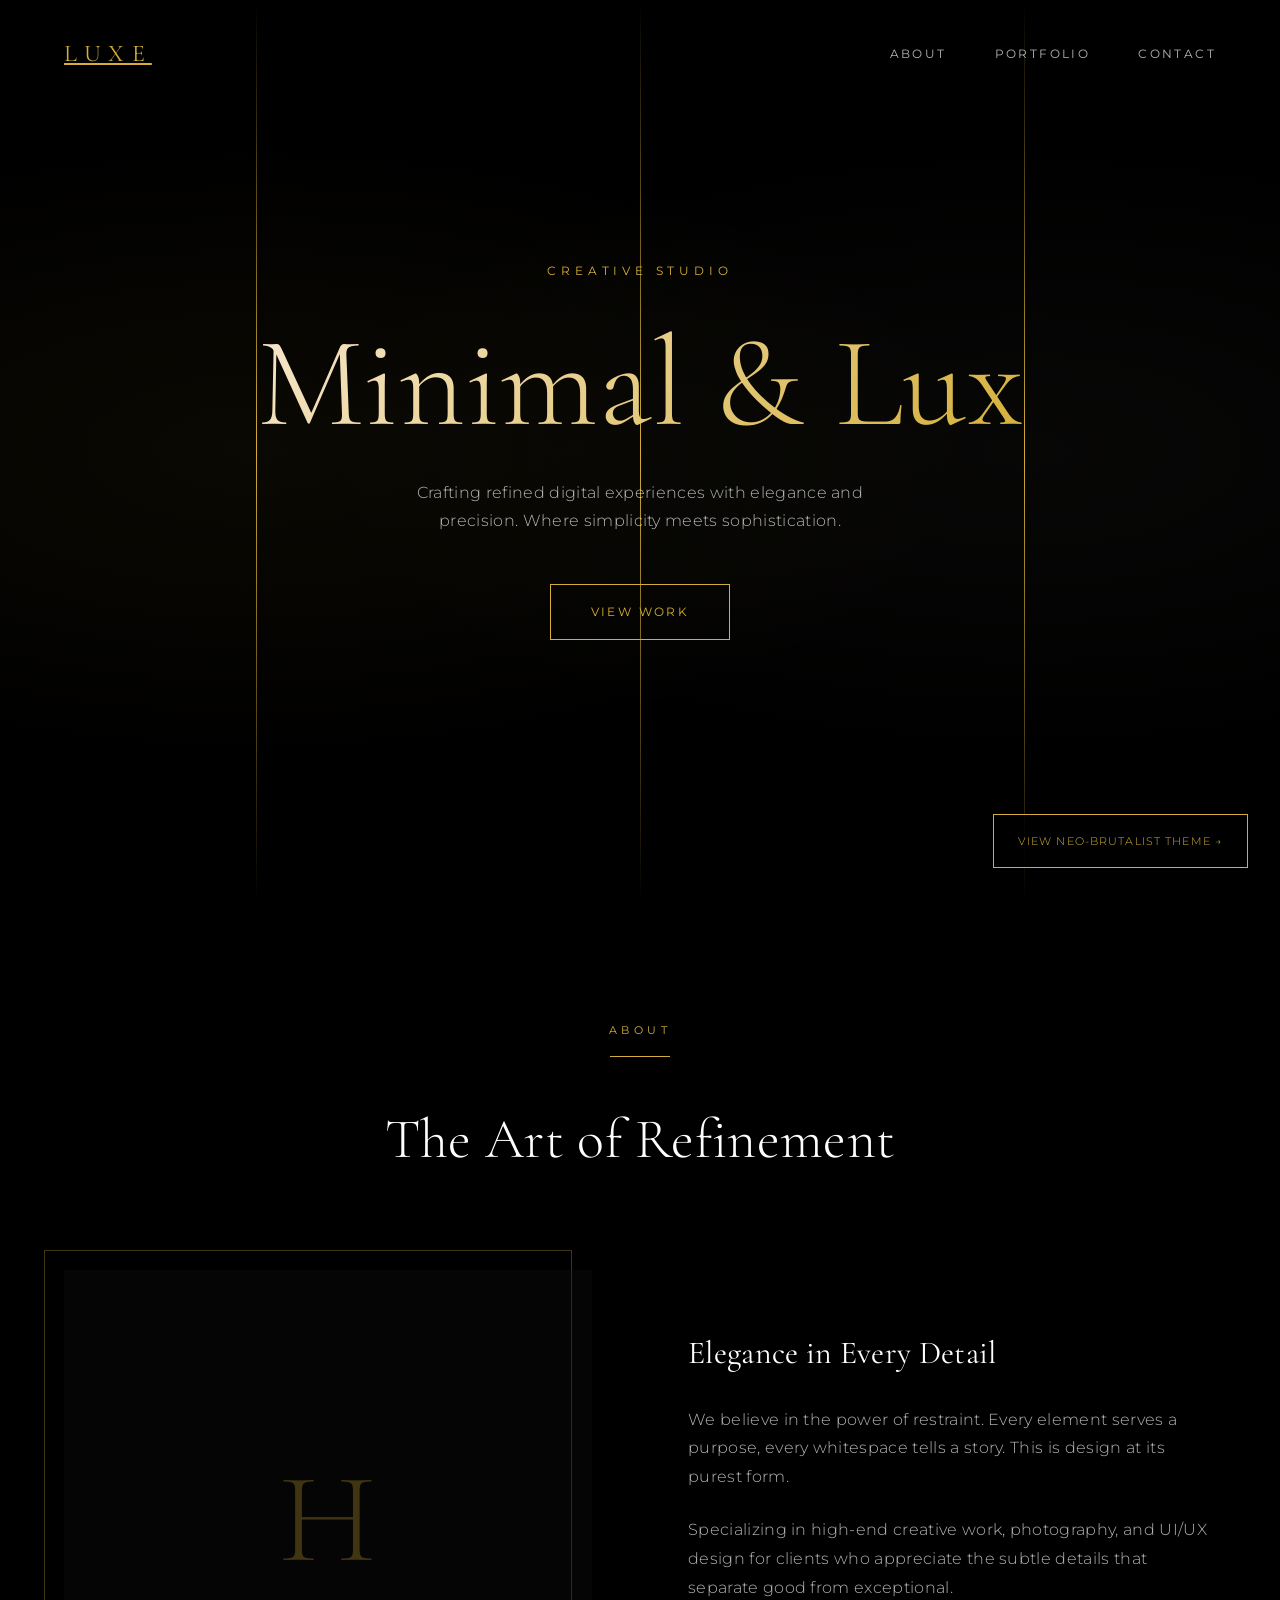
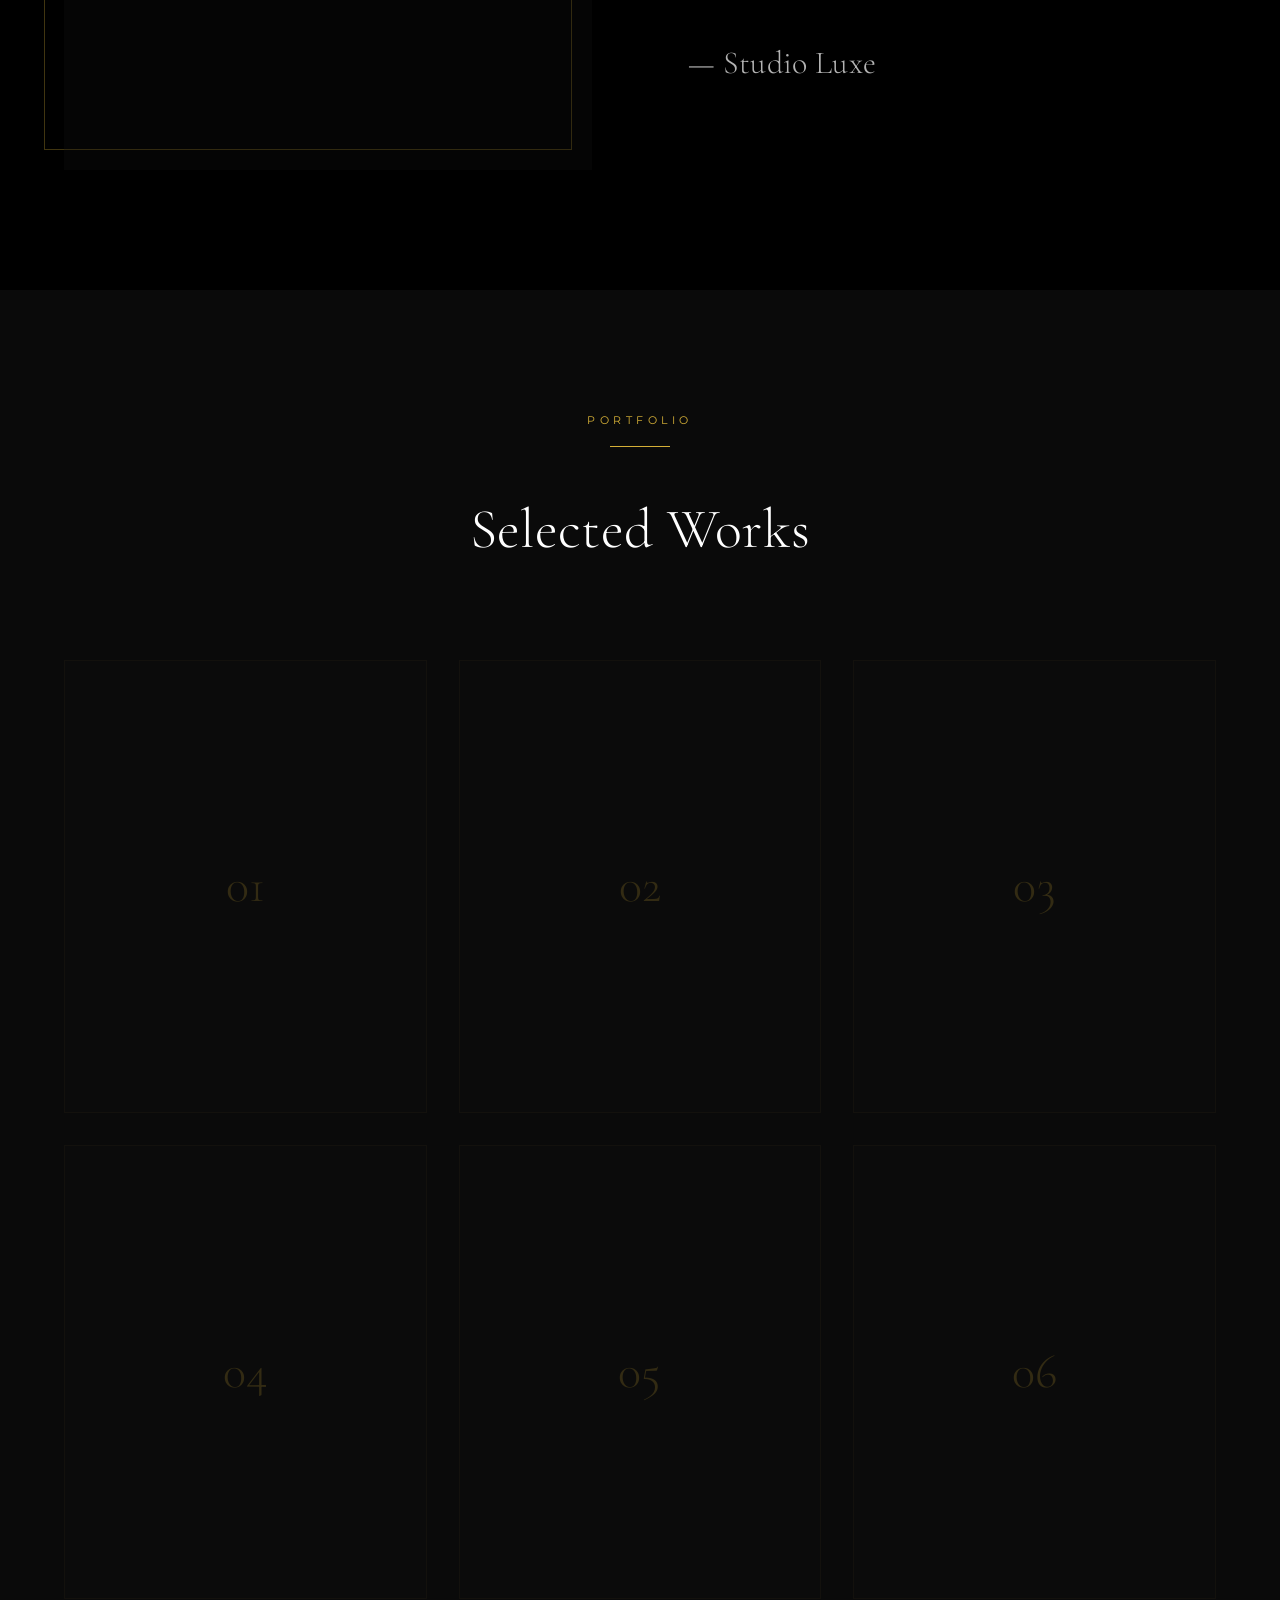
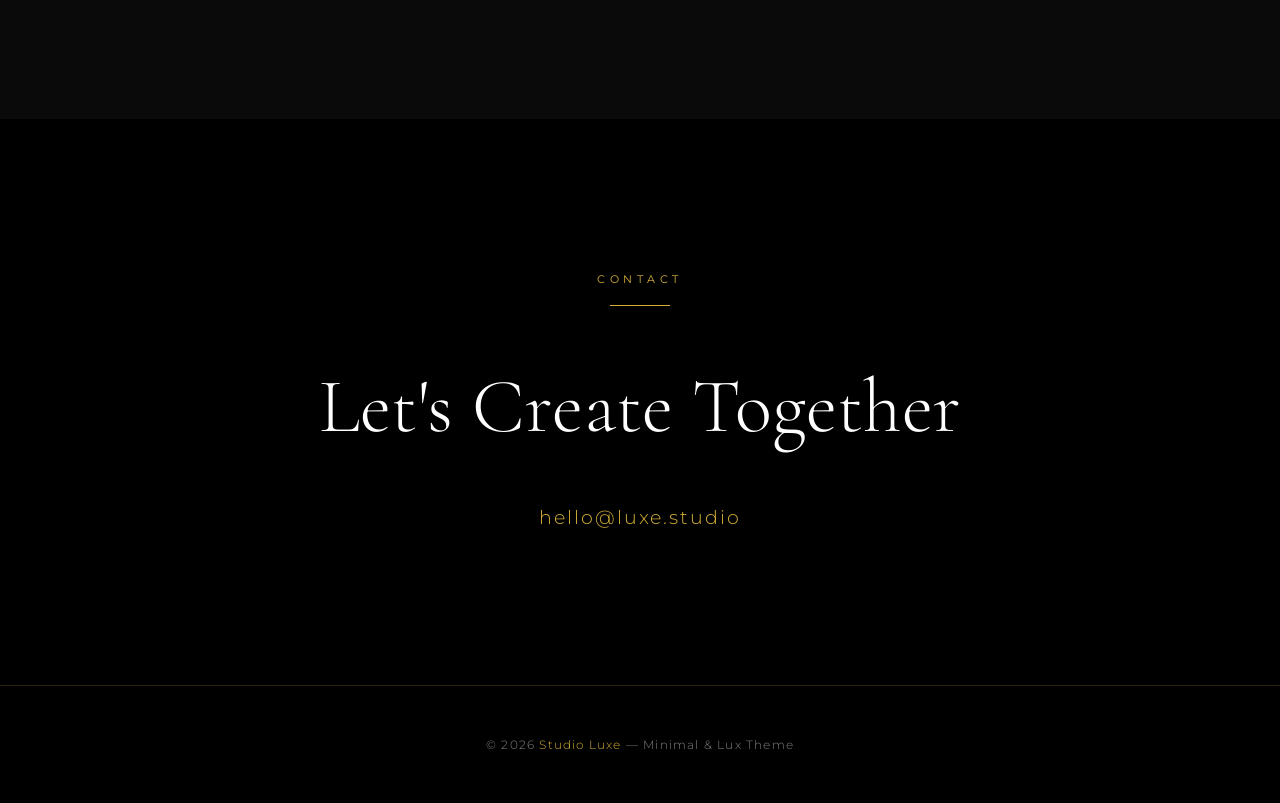
<file: portfolio/theme-minimal-lux.html>
<!DOCTYPE html>
<html lang="en">

<head>
    <meta charset="UTF-8">
    <meta name="viewport" content="width=device-width, initial-scale=1.0">
    <meta name="description" content="Minimal & Lux Theme - Elegant Portfolio Design">
    <title>Minimal & Lux Theme | Portfolio</title>

    <!-- Google Fonts -->
    <link rel="preconnect" href="https://fonts.googleapis.com">
    <link rel="preconnect" href="https://fonts.gstatic.com" crossorigin>
    <link
        href="https://fonts.googleapis.com/css2?family=Cormorant+Garamond:wght@300;400;500;600&family=Montserrat:wght@200;300;400;500&display=swap"
        rel="stylesheet">

    <style>
        /* ============================
           MINIMAL & LUX THEME
           Black, White, Gold/Champagne
           ============================ */
        :root {
            --bg-primary: #000000;
            --bg-secondary: #0a0a0a;
            --bg-tertiary: #111111;
            --accent-gold: #D4AF37;
            --accent-champagne: #F7E7CE;
            --text-primary: #FFFFFF;
            --text-secondary: rgba(255, 255, 255, 0.7);
            --text-muted: rgba(255, 255, 255, 0.5);
            --glass-bg: rgba(0, 0, 0, 0.8);
            --glass-border: rgba(212, 175, 55, 0.2);

            --font-heading: 'Cormorant Garamond', serif;
            --font-body: 'Montserrat', sans-serif;

            --transition-fast: 0.2s ease;
            --transition-normal: 0.4s cubic-bezier(0.4, 0, 0.2, 1);
            --transition-slow: 0.6s ease;
        }

        *,
        *::before,
        *::after {
            margin: 0;
            padding: 0;
            box-sizing: border-box;
        }

        html {
            scroll-behavior: smooth;
        }

        body {
            font-family: var(--font-body);
            background-color: var(--bg-primary);
            color: var(--text-primary);
            line-height: 1.8;
            font-weight: 300;
            letter-spacing: 0.02em;
        }

        ::selection {
            background: var(--accent-gold);
            color: var(--bg-primary);
        }

        /* ============================
           NAVIGATION
           ============================ */
        .navbar {
            position: fixed;
            top: 0;
            left: 0;
            right: 0;
            z-index: 1000;
            padding: 2rem 0;
            transition: all var(--transition-normal);
        }

        .navbar.scrolled {
            background: var(--glass-bg);
            backdrop-filter: blur(20px);
            padding: 1rem 0;
            border-bottom: 1px solid var(--glass-border);
        }

        .nav-container {
            max-width: 1400px;
            margin: 0 auto;
            padding: 0 4rem;
            display: flex;
            align-items: center;
            justify-content: space-between;
        }

        .nav-logo {
            font-family: var(--font-heading);
            font-size: 1.5rem;
            font-weight: 400;
            color: var(--accent-gold);
            letter-spacing: 0.3em;
            text-transform: uppercase;
        }

        .nav-links {
            display: flex;
            gap: 3rem;
            list-style: none;
        }

        .nav-link {
            font-size: 0.75rem;
            font-weight: 400;
            letter-spacing: 0.2em;
            text-transform: uppercase;
            color: var(--text-secondary);
            text-decoration: none;
            position: relative;
            padding: 0.5rem 0;
            transition: color var(--transition-normal);
        }

        .nav-link::after {
            content: '';
            position: absolute;
            bottom: 0;
            left: 0;
            width: 0;
            height: 1px;
            background: var(--accent-gold);
            transition: width var(--transition-normal);
        }

        .nav-link:hover {
            color: var(--text-primary);
        }

        .nav-link:hover::after {
            width: 100%;
        }

        /* ============================
           HERO SECTION
           ============================ */
        .hero {
            min-height: 100vh;
            display: flex;
            align-items: center;
            justify-content: center;
            position: relative;
            overflow: hidden;
        }

        .hero-bg {
            position: absolute;
            top: 0;
            left: 0;
            width: 100%;
            height: 100%;
            background:
                radial-gradient(ellipse at 20% 50%, rgba(212, 175, 55, 0.05) 0%, transparent 50%),
                radial-gradient(ellipse at 80% 50%, rgba(247, 231, 206, 0.03) 0%, transparent 50%);
            z-index: 0;
        }

        .hero-line {
            position: absolute;
            width: 1px;
            height: 0;
            background: linear-gradient(to bottom, transparent, var(--accent-gold), transparent);
            animation: lineGrow 2s ease forwards;
        }

        .hero-line:nth-child(1) {
            left: 20%;
            animation-delay: 0.5s;
        }

        .hero-line:nth-child(2) {
            left: 50%;
            animation-delay: 0.8s;
        }

        .hero-line:nth-child(3) {
            left: 80%;
            animation-delay: 1.1s;
        }

        @keyframes lineGrow {
            to {
                height: 100%;
            }
        }

        .hero-content {
            text-align: center;
            z-index: 1;
            padding: 0 2rem;
        }

        .hero-subtitle {
            font-size: 0.75rem;
            font-weight: 400;
            letter-spacing: 0.4em;
            text-transform: uppercase;
            color: var(--accent-gold);
            margin-bottom: 2rem;
            opacity: 0;
            animation: fadeUp 1s ease forwards 0.5s;
        }

        .hero-title {
            font-family: var(--font-heading);
            font-size: clamp(3rem, 10vw, 8rem);
            font-weight: 300;
            line-height: 1.1;
            margin-bottom: 1.5rem;
            opacity: 0;
            animation: fadeUp 1s ease forwards 0.7s;
        }

        .hero-title span {
            display: inline-block;
            background: linear-gradient(135deg, var(--accent-champagne), var(--accent-gold));
            -webkit-background-clip: text;
            -webkit-text-fill-color: transparent;
            background-clip: text;
        }

        .hero-description {
            font-size: 1rem;
            font-weight: 300;
            color: var(--text-secondary);
            max-width: 500px;
            margin: 0 auto 3rem;
            opacity: 0;
            animation: fadeUp 1s ease forwards 0.9s;
        }

        .hero-cta {
            opacity: 0;
            animation: fadeUp 1s ease forwards 1.1s;
        }

        @keyframes fadeUp {
            from {
                opacity: 0;
                transform: translateY(30px);
            }

            to {
                opacity: 1;
                transform: translateY(0);
            }
        }

        .btn {
            display: inline-flex;
            align-items: center;
            gap: 1rem;
            padding: 1rem 2.5rem;
            font-size: 0.75rem;
            font-weight: 400;
            letter-spacing: 0.2em;
            text-transform: uppercase;
            text-decoration: none;
            transition: all var(--transition-normal);
        }

        .btn-primary {
            background: transparent;
            color: var(--accent-gold);
            border: 1px solid var(--accent-gold);
        }

        .btn-primary:hover {
            background: var(--accent-gold);
            color: var(--bg-primary);
        }

        /* ============================
           ABOUT SECTION
           ============================ */
        .section {
            padding: 120px 0;
        }

        .container {
            max-width: 1400px;
            margin: 0 auto;
            padding: 0 4rem;
        }

        .section-header {
            text-align: center;
            margin-bottom: 5rem;
        }

        .section-label {
            font-size: 0.7rem;
            font-weight: 400;
            letter-spacing: 0.4em;
            text-transform: uppercase;
            color: var(--accent-gold);
            margin-bottom: 1rem;
        }

        .section-title {
            font-family: var(--font-heading);
            font-size: clamp(2rem, 5vw, 3.5rem);
            font-weight: 300;
            color: var(--text-primary);
        }

        .about-grid {
            display: grid;
            grid-template-columns: 1fr 1fr;
            gap: 6rem;
            align-items: center;
        }

        .about-image {
            position: relative;
        }

        .about-image::before {
            content: '';
            position: absolute;
            top: -20px;
            left: -20px;
            right: 20px;
            bottom: 20px;
            border: 1px solid var(--accent-gold);
            opacity: 0.3;
        }

        .about-image img {
            width: 100%;
            height: 500px;
            object-fit: cover;
            filter: grayscale(100%);
            transition: filter var(--transition-slow);
        }

        .about-image:hover img {
            filter: grayscale(0%);
        }

        .about-placeholder {
            width: 100%;
            height: 500px;
            background: var(--bg-tertiary);
            display: flex;
            align-items: center;
            justify-content: center;
            font-family: var(--font-heading);
            font-size: 8rem;
            color: var(--accent-gold);
            opacity: 0.3;
        }

        .about-content h3 {
            font-family: var(--font-heading);
            font-size: 2rem;
            font-weight: 400;
            margin-bottom: 1.5rem;
        }

        .about-content p {
            color: var(--text-secondary);
            margin-bottom: 1.5rem;
            font-weight: 300;
        }

        .about-signature {
            font-family: var(--font-heading);
            font-size: 2rem;
            color: var(--accent-gold);
            margin-top: 2rem;
        }

        /* ============================
           PORTFOLIO SECTION
           ============================ */
        .portfolio-section {
            background: var(--bg-secondary);
        }

        .portfolio-grid {
            display: grid;
            grid-template-columns: repeat(3, 1fr);
            gap: 2rem;
        }

        .portfolio-item {
            position: relative;
            aspect-ratio: 4/5;
            overflow: hidden;
            cursor: pointer;
        }

        .portfolio-item::before {
            content: '';
            position: absolute;
            inset: 0;
            background: linear-gradient(to top, rgba(0, 0, 0, 0.8) 0%, transparent 50%);
            z-index: 1;
            opacity: 0;
            transition: opacity var(--transition-normal);
        }

        .portfolio-item:hover::before {
            opacity: 1;
        }

        .portfolio-placeholder {
            width: 100%;
            height: 100%;
            background: var(--bg-tertiary);
            display: flex;
            align-items: center;
            justify-content: center;
            font-family: var(--font-heading);
            font-size: 3rem;
            color: var(--accent-gold);
            opacity: 0.2;
            border: 1px solid var(--glass-border);
        }

        .portfolio-info {
            position: absolute;
            bottom: 0;
            left: 0;
            right: 0;
            padding: 2rem;
            z-index: 2;
            transform: translateY(20px);
            opacity: 0;
            transition: all var(--transition-normal);
        }

        .portfolio-item:hover .portfolio-info {
            transform: translateY(0);
            opacity: 1;
        }

        .portfolio-category {
            font-size: 0.7rem;
            letter-spacing: 0.2em;
            text-transform: uppercase;
            color: var(--accent-gold);
            margin-bottom: 0.5rem;
        }

        .portfolio-title {
            font-family: var(--font-heading);
            font-size: 1.5rem;
            font-weight: 400;
        }

        /* ============================
           CONTACT SECTION
           ============================ */
        .contact-section {
            text-align: center;
            padding: 150px 0;
        }

        .contact-title {
            font-family: var(--font-heading);
            font-size: clamp(2.5rem, 6vw, 5rem);
            font-weight: 300;
            margin-bottom: 1.5rem;
        }

        .contact-email {
            font-size: 1.2rem;
            color: var(--accent-gold);
            text-decoration: none;
            letter-spacing: 0.1em;
            transition: color var(--transition-normal);
        }

        .contact-email:hover {
            color: var(--accent-champagne);
        }

        /* ============================
           FOOTER
           ============================ */
        .footer {
            padding: 3rem 0;
            border-top: 1px solid var(--glass-border);
            text-align: center;
        }

        .footer p {
            font-size: 0.75rem;
            letter-spacing: 0.1em;
            color: var(--text-muted);
        }

        .footer-accent {
            color: var(--accent-gold);
        }

        /* ============================
           DECORATIVE ELEMENTS
           ============================ */
        .gold-line {
            width: 60px;
            height: 1px;
            background: var(--accent-gold);
            margin: 0 auto 2rem;
        }

        /* ============================
           RESPONSIVE
           ============================ */
        @media (max-width: 1024px) {
            .about-grid {
                grid-template-columns: 1fr;
                gap: 3rem;
            }

            .portfolio-grid {
                grid-template-columns: repeat(2, 1fr);
            }
        }

        @media (max-width: 768px) {
            .nav-container {
                padding: 0 2rem;
            }

            .nav-links {
                display: none;
            }

            .container {
                padding: 0 2rem;
            }

            .portfolio-grid {
                grid-template-columns: 1fr;
            }
        }

        /* Theme link styling */
        .theme-link {
            position: fixed;
            bottom: 2rem;
            right: 2rem;
            padding: 1rem 1.5rem;
            background: var(--glass-bg);
            border: 1px solid var(--accent-gold);
            color: var(--accent-gold);
            font-size: 0.7rem;
            letter-spacing: 0.1em;
            text-transform: uppercase;
            text-decoration: none;
            transition: all var(--transition-normal);
            z-index: 1000;
        }

        .theme-link:hover {
            background: var(--accent-gold);
            color: var(--bg-primary);
        }
    </style>
</head>

<body>
    <!-- Navigation -->
    <nav class="navbar" id="navbar">
        <div class="nav-container">
            <a href="#" class="nav-logo">Luxe</a>
            <ul class="nav-links">
                <li><a href="#about" class="nav-link">About</a></li>
                <li><a href="#portfolio" class="nav-link">Portfolio</a></li>
                <li><a href="#contact" class="nav-link">Contact</a></li>
            </ul>
        </div>
    </nav>

    <!-- Hero Section -->
    <section class="hero">
        <div class="hero-bg">
            <div class="hero-line"></div>
            <div class="hero-line"></div>
            <div class="hero-line"></div>
        </div>
        <div class="hero-content">
            <p class="hero-subtitle">Creative Studio</p>
            <h1 class="hero-title"><span>Minimal & Lux</span></h1>
            <p class="hero-description">
                Crafting refined digital experiences with elegance and precision.
                Where simplicity meets sophistication.
            </p>
            <div class="hero-cta">
                <a href="#portfolio" class="btn btn-primary">View Work</a>
            </div>
        </div>
    </section>

    <!-- About Section -->
    <section id="about" class="section">
        <div class="container">
            <div class="section-header">
                <p class="section-label">About</p>
                <div class="gold-line"></div>
                <h2 class="section-title">The Art of Refinement</h2>
            </div>
            <div class="about-grid">
                <div class="about-image">
                    <div class="about-placeholder">H</div>
                </div>
                <div class="about-content">
                    <h3>Elegance in Every Detail</h3>
                    <p>
                        We believe in the power of restraint. Every element serves a purpose,
                        every whitespace tells a story. This is design at its purest form.
                    </p>
                    <p>
                        Specializing in high-end creative work, photography, and UI/UX design
                        for clients who appreciate the subtle details that separate good from exceptional.
                    </p>
                    <p class="about-signature">— Studio Luxe</p>
                </div>
            </div>
        </div>
    </section>

    <!-- Portfolio Section -->
    <section id="portfolio" class="section portfolio-section">
        <div class="container">
            <div class="section-header">
                <p class="section-label">Portfolio</p>
                <div class="gold-line"></div>
                <h2 class="section-title">Selected Works</h2>
            </div>
            <div class="portfolio-grid">
                <div class="portfolio-item">
                    <div class="portfolio-placeholder">01</div>
                    <div class="portfolio-info">
                        <p class="portfolio-category">Branding</p>
                        <h3 class="portfolio-title">Essence Collection</h3>
                    </div>
                </div>
                <div class="portfolio-item">
                    <div class="portfolio-placeholder">02</div>
                    <div class="portfolio-info">
                        <p class="portfolio-category">Photography</p>
                        <h3 class="portfolio-title">Noir Series</h3>
                    </div>
                </div>
                <div class="portfolio-item">
                    <div class="portfolio-placeholder">03</div>
                    <div class="portfolio-info">
                        <p class="portfolio-category">UI/UX</p>
                        <h3 class="portfolio-title">Luxury App</h3>
                    </div>
                </div>
                <div class="portfolio-item">
                    <div class="portfolio-placeholder">04</div>
                    <div class="portfolio-info">
                        <p class="portfolio-category">Editorial</p>
                        <h3 class="portfolio-title">Vogue Feature</h3>
                    </div>
                </div>
                <div class="portfolio-item">
                    <div class="portfolio-placeholder">05</div>
                    <div class="portfolio-info">
                        <p class="portfolio-category">Web Design</p>
                        <h3 class="portfolio-title">Gallery Space</h3>
                    </div>
                </div>
                <div class="portfolio-item">
                    <div class="portfolio-placeholder">06</div>
                    <div class="portfolio-info">
                        <p class="portfolio-category">Identity</p>
                        <h3 class="portfolio-title">Museum Brand</h3>
                    </div>
                </div>
            </div>
        </div>
    </section>

    <!-- Contact Section -->
    <section id="contact" class="contact-section">
        <div class="container">
            <p class="section-label">Contact</p>
            <div class="gold-line"></div>
            <h2 class="contact-title">Let's Create Together</h2>
            <a href="mailto:hello@luxe.studio" class="contact-email">hello@luxe.studio</a>
        </div>
    </section>

    <!-- Footer -->
    <footer class="footer">
        <div class="container">
            <p>© 2026 <span class="footer-accent">Studio Luxe</span> — Minimal & Lux Theme</p>
        </div>
    </footer>

    <!-- Theme Link -->
    <a href="theme-neo-brutalist.html" class="theme-link">View Neo-Brutalist Theme →</a>

    <script>
        // Navbar scroll effect
        window.addEventListener('scroll', function () {
            const navbar = document.getElementById('navbar');
            if (window.scrollY > 50) {
                navbar.classList.add('scrolled');
            } else {
                navbar.classList.remove('scrolled');
            }
        });

        // Smooth reveal on scroll
        const observerOptions = {
            threshold: 0.1,
            rootMargin: '0px 0px -50px 0px'
        };

        const observer = new IntersectionObserver((entries) => {
            entries.forEach(entry => {
                if (entry.isIntersecting) {
                    entry.target.style.opacity = '1';
                    entry.target.style.transform = 'translateY(0)';
                }
            });
        }, observerOptions);

        document.querySelectorAll('.section-header, .about-content, .about-image, .portfolio-item').forEach(el => {
            el.style.opacity = '0';
            el.style.transform = 'translateY(30px)';
            el.style.transition = 'opacity 0.6s ease, transform 0.6s ease';
            observer.observe(el);
        });
    </script>
</body>

</html>
</file>
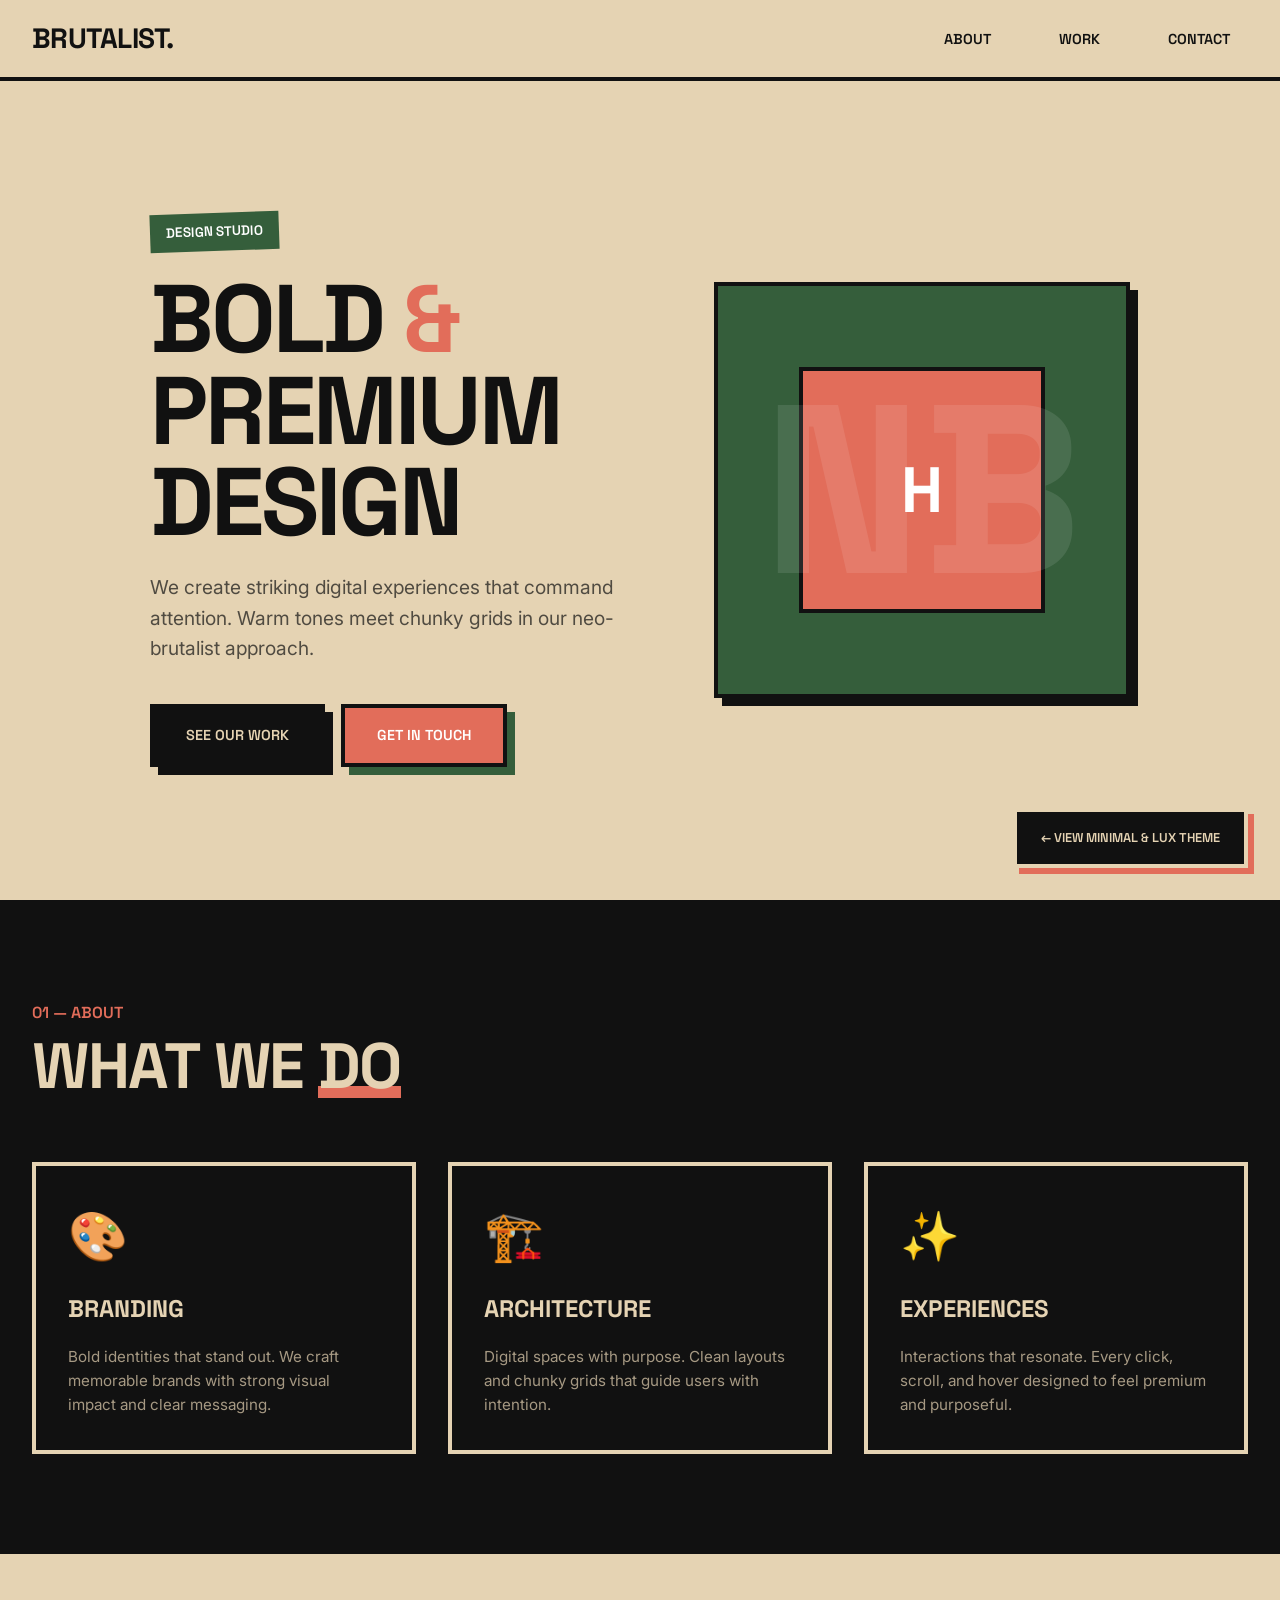
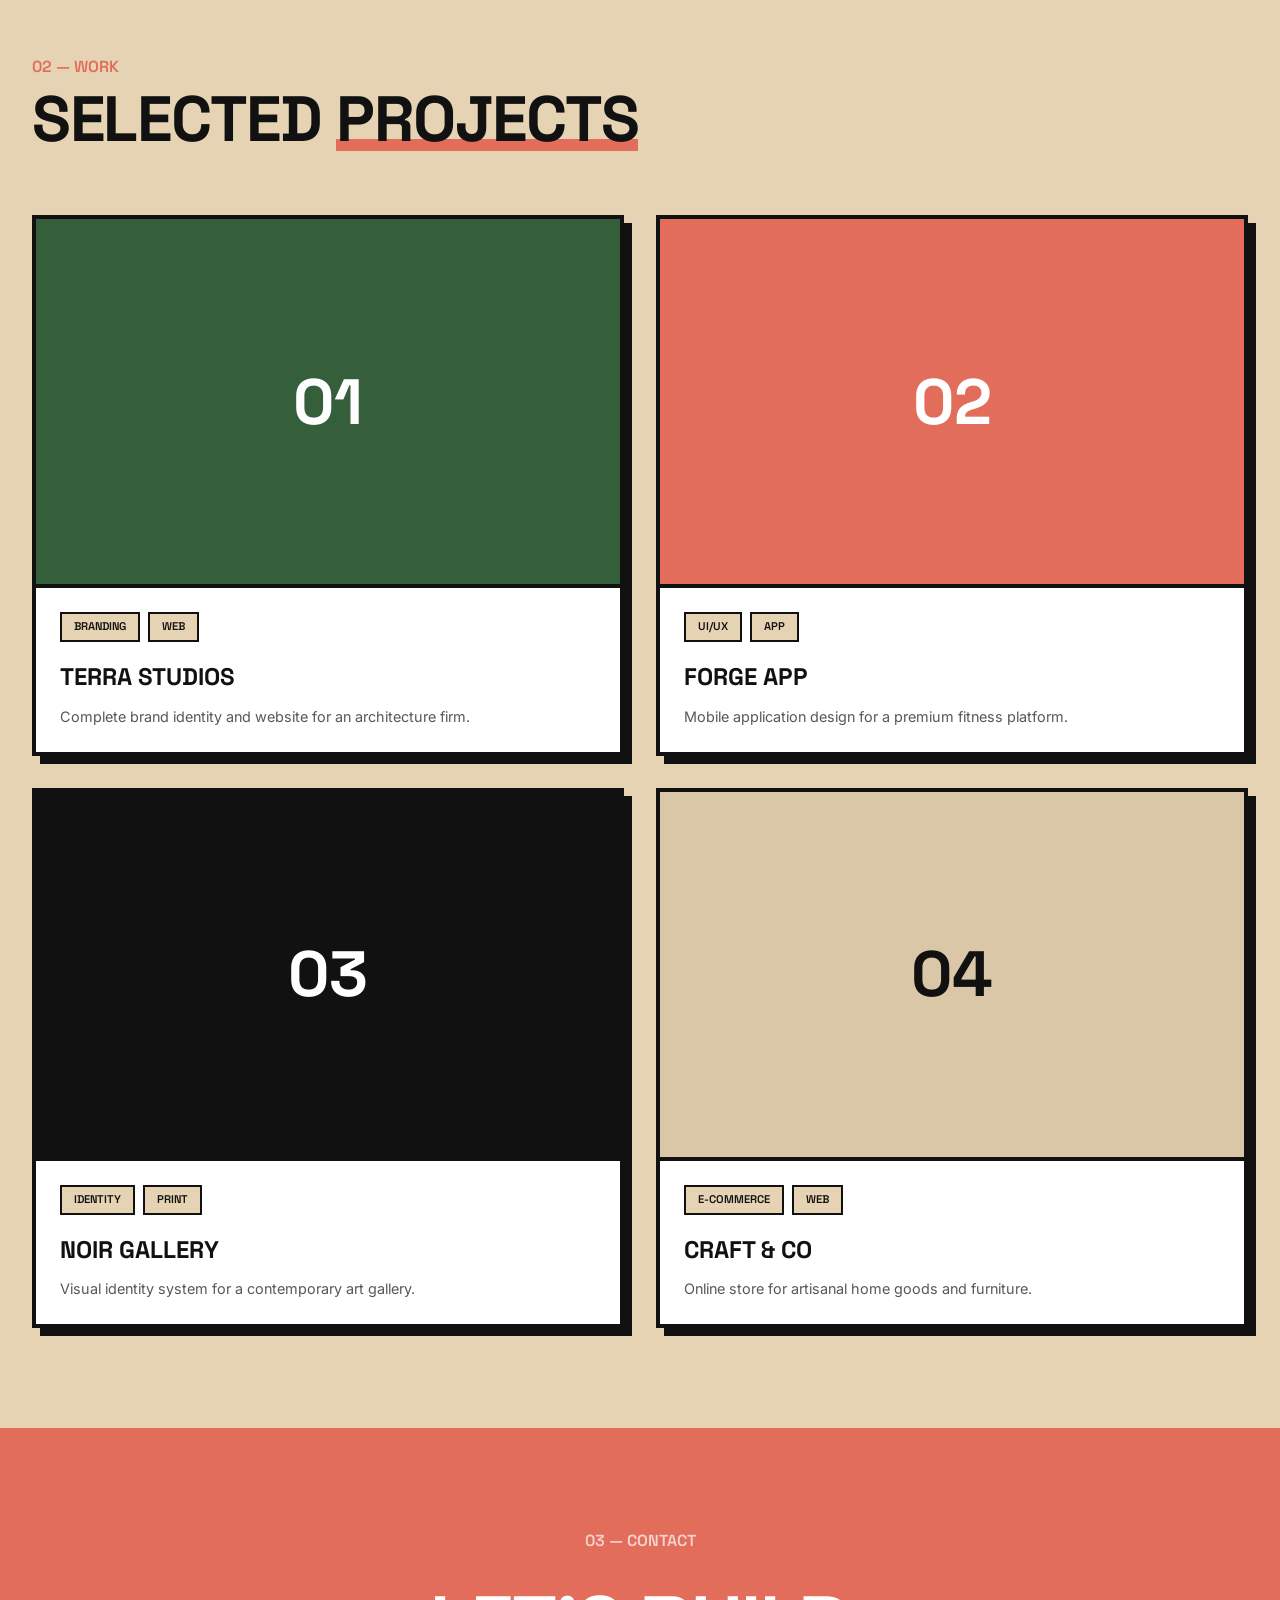
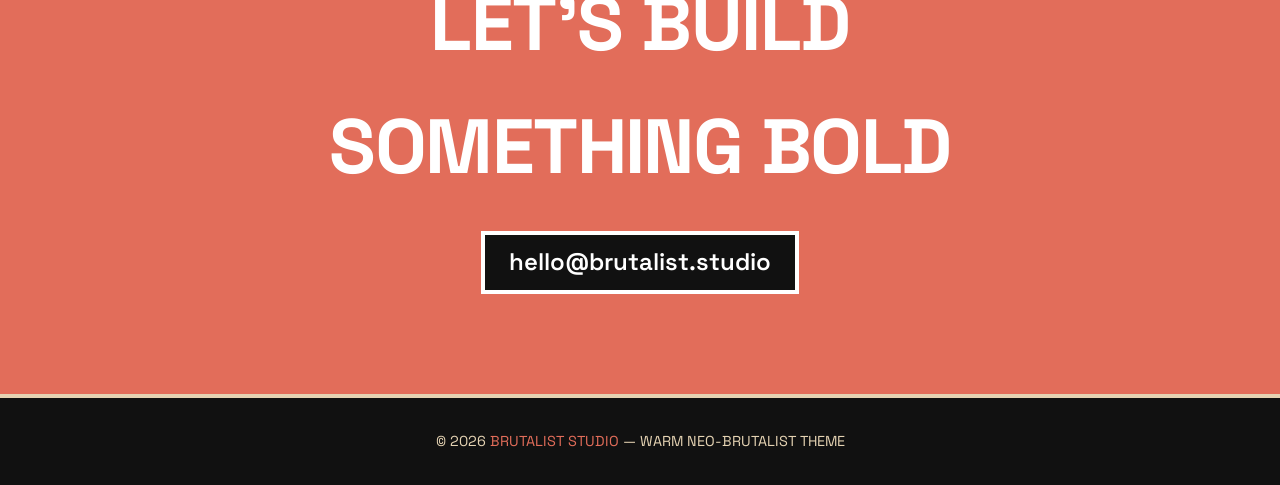
<file: portfolio/theme-neo-brutalist.html>
<!DOCTYPE html>
<html lang="en">

<head>
    <meta charset="UTF-8">
    <meta name="viewport" content="width=device-width, initial-scale=1.0">
    <meta name="description" content="Warm Neo-Brutalist Theme - Bold Portfolio Design">
    <title>Warm Neo-Brutalist Theme | Portfolio</title>

    <!-- Google Fonts -->
    <link rel="preconnect" href="https://fonts.googleapis.com">
    <link rel="preconnect" href="https://fonts.gstatic.com" crossorigin>
    <link
        href="https://fonts.googleapis.com/css2?family=Space+Grotesk:wght@400;500;600;700&family=Inter:wght@400;500;600&display=swap"
        rel="stylesheet">

    <style>
        /* ============================
           WARM NEO-BRUTALIST THEME
           Sand, Terra Cotta, Forest Green, Ink Black
           ============================ */
        :root {
            --sand: #E5D3B3;
            --terra-cotta: #E26D5A;
            --forest-green: #355E3B;
            --ink-black: #111111;

            --bg-primary: var(--sand);
            --bg-secondary: #D9C7A7;
            --bg-dark: var(--ink-black);
            --accent-primary: var(--terra-cotta);
            --accent-secondary: var(--forest-green);
            --text-primary: var(--ink-black);
            --text-secondary: rgba(17, 17, 17, 0.7);
            --text-light: var(--sand);

            --font-heading: 'Space Grotesk', sans-serif;
            --font-body: 'Inter', sans-serif;

            --transition-normal: 0.3s ease;
            --border-thick: 4px solid var(--ink-black);
            --shadow-brutal: 8px 8px 0 var(--ink-black);
        }

        *,
        *::before,
        *::after {
            margin: 0;
            padding: 0;
            box-sizing: border-box;
        }

        html {
            scroll-behavior: smooth;
        }

        body {
            font-family: var(--font-body);
            background-color: var(--bg-primary);
            color: var(--text-primary);
            line-height: 1.6;
        }

        ::selection {
            background: var(--terra-cotta);
            color: white;
        }

        /* ============================
           NAVIGATION
           ============================ */
        .navbar {
            position: fixed;
            top: 0;
            left: 0;
            right: 0;
            z-index: 1000;
            padding: 1rem 0;
            background: var(--sand);
            border-bottom: var(--border-thick);
        }

        .nav-container {
            max-width: 1400px;
            margin: 0 auto;
            padding: 0 2rem;
            display: flex;
            align-items: center;
            justify-content: space-between;
        }

        .nav-logo {
            font-family: var(--font-heading);
            font-size: 1.75rem;
            font-weight: 700;
            color: var(--ink-black);
            text-decoration: none;
            text-transform: uppercase;
            letter-spacing: -0.02em;
        }

        .nav-links {
            display: flex;
            gap: 2rem;
            list-style: none;
        }

        .nav-link {
            font-family: var(--font-heading);
            font-size: 0.9rem;
            font-weight: 600;
            text-transform: uppercase;
            color: var(--ink-black);
            text-decoration: none;
            padding: 0.5rem 1rem;
            border: 2px solid transparent;
            transition: all var(--transition-normal);
        }

        .nav-link:hover {
            background: var(--ink-black);
            color: var(--sand);
        }

        /* ============================
           HERO SECTION
           ============================ */
        .hero {
            min-height: 100vh;
            display: flex;
            align-items: center;
            padding-top: 80px;
            position: relative;
            overflow: hidden;
        }

        .hero-container {
            max-width: 1400px;
            margin: 0 auto;
            padding: 0 2rem;
            display: grid;
            grid-template-columns: 1.2fr 1fr;
            gap: 4rem;
            align-items: center;
        }

        .hero-content {
            position: relative;
            z-index: 1;
        }

        .hero-label {
            display: inline-block;
            font-family: var(--font-heading);
            font-size: 0.85rem;
            font-weight: 600;
            text-transform: uppercase;
            background: var(--forest-green);
            color: white;
            padding: 0.5rem 1rem;
            margin-bottom: 1.5rem;
            transform: rotate(-2deg);
        }

        .hero-title {
            font-family: var(--font-heading);
            font-size: clamp(3rem, 8vw, 6rem);
            font-weight: 700;
            line-height: 0.95;
            text-transform: uppercase;
            margin-bottom: 1.5rem;
            letter-spacing: -0.03em;
        }

        .hero-title .accent {
            color: var(--terra-cotta);
        }

        .hero-description {
            font-size: 1.2rem;
            color: var(--text-secondary);
            max-width: 500px;
            margin-bottom: 2.5rem;
        }

        .hero-cta {
            display: flex;
            gap: 1rem;
            flex-wrap: wrap;
        }

        .hero-visual {
            position: relative;
        }

        .hero-box {
            width: 100%;
            aspect-ratio: 1;
            background: var(--forest-green);
            border: var(--border-thick);
            box-shadow: var(--shadow-brutal);
            display: flex;
            align-items: center;
            justify-content: center;
            position: relative;
            overflow: hidden;
        }

        .hero-box::before {
            content: 'NB';
            font-family: var(--font-heading);
            font-size: 15rem;
            font-weight: 700;
            color: rgba(255, 255, 255, 0.1);
            position: absolute;
        }

        .hero-box-inner {
            width: 60%;
            aspect-ratio: 1;
            background: var(--terra-cotta);
            border: var(--border-thick);
            display: flex;
            align-items: center;
            justify-content: center;
            font-family: var(--font-heading);
            font-size: 4rem;
            font-weight: 700;
            color: white;
        }

        /* ============================
           BUTTONS
           ============================ */
        .btn {
            display: inline-flex;
            align-items: center;
            gap: 0.75rem;
            padding: 1rem 2rem;
            font-family: var(--font-heading);
            font-size: 0.9rem;
            font-weight: 600;
            text-transform: uppercase;
            text-decoration: none;
            border: var(--border-thick);
            cursor: pointer;
            transition: all var(--transition-normal);
        }

        .btn-primary {
            background: var(--ink-black);
            color: var(--sand);
            box-shadow: var(--shadow-brutal);
        }

        .btn-primary:hover {
            transform: translate(4px, 4px);
            box-shadow: 4px 4px 0 var(--ink-black);
        }

        .btn-secondary {
            background: var(--terra-cotta);
            color: white;
            box-shadow: 8px 8px 0 var(--forest-green);
        }

        .btn-secondary:hover {
            transform: translate(4px, 4px);
            box-shadow: 4px 4px 0 var(--forest-green);
        }

        /* ============================
           ABOUT SECTION
           ============================ */
        .section {
            padding: 100px 0;
        }

        .container {
            max-width: 1400px;
            margin: 0 auto;
            padding: 0 2rem;
        }

        .section-header {
            margin-bottom: 4rem;
        }

        .section-number {
            font-family: var(--font-heading);
            font-size: 1rem;
            font-weight: 600;
            color: var(--terra-cotta);
            text-transform: uppercase;
            margin-bottom: 0.5rem;
        }

        .section-title {
            font-family: var(--font-heading);
            font-size: clamp(2.5rem, 5vw, 4rem);
            font-weight: 700;
            text-transform: uppercase;
            letter-spacing: -0.02em;
            line-height: 1;
        }

        .section-title .underline {
            position: relative;
            display: inline-block;
        }

        .section-title .underline::after {
            content: '';
            position: absolute;
            bottom: 0;
            left: 0;
            width: 100%;
            height: 12px;
            background: var(--terra-cotta);
            z-index: -1;
        }

        .about-section {
            background: var(--ink-black);
            color: var(--sand);
        }

        .about-grid {
            display: grid;
            grid-template-columns: repeat(3, 1fr);
            gap: 2rem;
        }

        .about-card {
            background: var(--bg-dark);
            border: 4px solid var(--sand);
            padding: 2rem;
            transition: all var(--transition-normal);
        }

        .about-card:hover {
            transform: translate(-4px, -4px);
            box-shadow: 8px 8px 0 var(--terra-cotta);
        }

        .about-icon {
            font-size: 3rem;
            margin-bottom: 1rem;
        }

        .about-card h3 {
            font-family: var(--font-heading);
            font-size: 1.5rem;
            font-weight: 700;
            text-transform: uppercase;
            margin-bottom: 1rem;
        }

        .about-card p {
            color: rgba(229, 211, 179, 0.7);
            font-size: 0.95rem;
        }

        /* ============================
           WORK SECTION
           ============================ */
        .work-grid {
            display: grid;
            grid-template-columns: repeat(2, 1fr);
            gap: 2rem;
        }

        .work-item {
            border: var(--border-thick);
            background: white;
            box-shadow: var(--shadow-brutal);
            overflow: hidden;
            transition: all var(--transition-normal);
        }

        .work-item:hover {
            transform: translate(-4px, -4px);
            box-shadow: 12px 12px 0 var(--ink-black);
        }

        .work-image {
            aspect-ratio: 16/10;
            overflow: hidden;
        }

        .work-placeholder {
            width: 100%;
            height: 100%;
            display: flex;
            align-items: center;
            justify-content: center;
            font-family: var(--font-heading);
            font-size: 4rem;
            font-weight: 700;
            color: white;
        }

        .work-placeholder.green {
            background: var(--forest-green);
        }

        .work-placeholder.terra {
            background: var(--terra-cotta);
        }

        .work-placeholder.dark {
            background: var(--ink-black);
        }

        .work-placeholder.sand {
            background: var(--bg-secondary);
            color: var(--ink-black);
        }

        .work-content {
            padding: 1.5rem;
            border-top: var(--border-thick);
        }

        .work-tags {
            display: flex;
            gap: 0.5rem;
            flex-wrap: wrap;
            margin-bottom: 1rem;
        }

        .work-tag {
            font-family: var(--font-heading);
            font-size: 0.7rem;
            font-weight: 600;
            text-transform: uppercase;
            padding: 0.25rem 0.75rem;
            background: var(--sand);
            border: 2px solid var(--ink-black);
        }

        .work-title {
            font-family: var(--font-heading);
            font-size: 1.5rem;
            font-weight: 700;
            text-transform: uppercase;
            margin-bottom: 0.5rem;
        }

        .work-description {
            color: var(--text-secondary);
            font-size: 0.9rem;
        }

        /* ============================
           CONTACT SECTION
           ============================ */
        .contact-section {
            background: var(--terra-cotta);
            color: white;
            text-align: center;
        }

        .contact-title {
            font-family: var(--font-heading);
            font-size: clamp(2.5rem, 6vw, 5rem);
            font-weight: 700;
            text-transform: uppercase;
            margin-bottom: 1.5rem;
            letter-spacing: -0.02em;
        }

        .contact-email {
            font-family: var(--font-heading);
            font-size: 1.5rem;
            font-weight: 600;
            color: white;
            text-decoration: none;
            display: inline-block;
            padding: 0.5rem 1.5rem;
            background: var(--ink-black);
            border: 4px solid white;
            transition: all var(--transition-normal);
        }

        .contact-email:hover {
            background: white;
            color: var(--ink-black);
        }

        /* ============================
           FOOTER
           ============================ */
        .footer {
            background: var(--ink-black);
            padding: 2rem 0;
            text-align: center;
            border-top: 4px solid var(--sand);
        }

        .footer p {
            font-family: var(--font-heading);
            font-size: 0.9rem;
            color: var(--sand);
            text-transform: uppercase;
        }

        .footer-accent {
            color: var(--terra-cotta);
        }

        /* ============================
           RESPONSIVE
           ============================ */
        @media (max-width: 1024px) {
            .hero-container {
                grid-template-columns: 1fr;
                text-align: center;
            }

            .hero-visual {
                max-width: 400px;
                margin: 0 auto;
            }

            .hero-cta {
                justify-content: center;
            }

            .about-grid {
                grid-template-columns: 1fr;
            }

            .work-grid {
                grid-template-columns: 1fr;
            }
        }

        @media (max-width: 768px) {
            .nav-links {
                display: none;
            }

            .hero-title {
                font-size: 3rem;
            }
        }

        /* Theme link styling */
        .theme-link {
            position: fixed;
            bottom: 2rem;
            right: 2rem;
            padding: 1rem 1.5rem;
            background: var(--ink-black);
            border: 4px solid var(--sand);
            color: var(--sand);
            font-family: var(--font-heading);
            font-size: 0.8rem;
            font-weight: 600;
            text-transform: uppercase;
            text-decoration: none;
            box-shadow: 6px 6px 0 var(--terra-cotta);
            transition: all var(--transition-normal);
            z-index: 1000;
        }

        .theme-link:hover {
            transform: translate(3px, 3px);
            box-shadow: 3px 3px 0 var(--terra-cotta);
        }
    </style>
</head>

<body>
    <!-- Navigation -->
    <nav class="navbar">
        <div class="nav-container">
            <a href="#" class="nav-logo">Brutalist.</a>
            <ul class="nav-links">
                <li><a href="#about" class="nav-link">About</a></li>
                <li><a href="#work" class="nav-link">Work</a></li>
                <li><a href="#contact" class="nav-link">Contact</a></li>
            </ul>
        </div>
    </nav>

    <!-- Hero Section -->
    <section class="hero">
        <div class="hero-container">
            <div class="hero-content">
                <span class="hero-label">Design Studio</span>
                <h1 class="hero-title">
                    Bold <span class="accent">&</span><br>
                    Premium<br>
                    Design
                </h1>
                <p class="hero-description">
                    We create striking digital experiences that command attention.
                    Warm tones meet chunky grids in our neo-brutalist approach.
                </p>
                <div class="hero-cta">
                    <a href="#work" class="btn btn-primary">See Our Work</a>
                    <a href="#contact" class="btn btn-secondary">Get In Touch</a>
                </div>
            </div>
            <div class="hero-visual">
                <div class="hero-box">
                    <div class="hero-box-inner">H</div>
                </div>
            </div>
        </div>
    </section>

    <!-- About Section -->
    <section id="about" class="section about-section">
        <div class="container">
            <div class="section-header">
                <p class="section-number" style="color: var(--terra-cotta);">01 — About</p>
                <h2 class="section-title" style="color: var(--sand);">
                    What We <span class="underline">Do</span>
                </h2>
            </div>
            <div class="about-grid">
                <div class="about-card">
                    <div class="about-icon">🎨</div>
                    <h3>Branding</h3>
                    <p>Bold identities that stand out. We craft memorable brands with strong visual impact and clear
                        messaging.</p>
                </div>
                <div class="about-card">
                    <div class="about-icon">🏗️</div>
                    <h3>Architecture</h3>
                    <p>Digital spaces with purpose. Clean layouts and chunky grids that guide users with intention.</p>
                </div>
                <div class="about-card">
                    <div class="about-icon">✨</div>
                    <h3>Experiences</h3>
                    <p>Interactions that resonate. Every click, scroll, and hover designed to feel premium and
                        purposeful.</p>
                </div>
            </div>
        </div>
    </section>

    <!-- Work Section -->
    <section id="work" class="section">
        <div class="container">
            <div class="section-header">
                <p class="section-number">02 — Work</p>
                <h2 class="section-title">
                    Selected <span class="underline">Projects</span>
                </h2>
            </div>
            <div class="work-grid">
                <div class="work-item">
                    <div class="work-image">
                        <div class="work-placeholder green">01</div>
                    </div>
                    <div class="work-content">
                        <div class="work-tags">
                            <span class="work-tag">Branding</span>
                            <span class="work-tag">Web</span>
                        </div>
                        <h3 class="work-title">Terra Studios</h3>
                        <p class="work-description">Complete brand identity and website for an architecture firm.</p>
                    </div>
                </div>
                <div class="work-item">
                    <div class="work-image">
                        <div class="work-placeholder terra">02</div>
                    </div>
                    <div class="work-content">
                        <div class="work-tags">
                            <span class="work-tag">UI/UX</span>
                            <span class="work-tag">App</span>
                        </div>
                        <h3 class="work-title">Forge App</h3>
                        <p class="work-description">Mobile application design for a premium fitness platform.</p>
                    </div>
                </div>
                <div class="work-item">
                    <div class="work-image">
                        <div class="work-placeholder dark">03</div>
                    </div>
                    <div class="work-content">
                        <div class="work-tags">
                            <span class="work-tag">Identity</span>
                            <span class="work-tag">Print</span>
                        </div>
                        <h3 class="work-title">Noir Gallery</h3>
                        <p class="work-description">Visual identity system for a contemporary art gallery.</p>
                    </div>
                </div>
                <div class="work-item">
                    <div class="work-image">
                        <div class="work-placeholder sand">04</div>
                    </div>
                    <div class="work-content">
                        <div class="work-tags">
                            <span class="work-tag">E-commerce</span>
                            <span class="work-tag">Web</span>
                        </div>
                        <h3 class="work-title">Craft & Co</h3>
                        <p class="work-description">Online store for artisanal home goods and furniture.</p>
                    </div>
                </div>
            </div>
        </div>
    </section>

    <!-- Contact Section -->
    <section id="contact" class="section contact-section">
        <div class="container">
            <p class="section-number" style="color: white; opacity: 0.7;">03 — Contact</p>
            <h2 class="contact-title">Let's Build<br>Something Bold</h2>
            <a href="mailto:hello@brutalist.studio" class="contact-email">hello@brutalist.studio</a>
        </div>
    </section>

    <!-- Footer -->
    <footer class="footer">
        <div class="container">
            <p>© 2026 <span class="footer-accent">Brutalist Studio</span> — Warm Neo-Brutalist Theme</p>
        </div>
    </footer>

    <!-- Theme Link -->
    <a href="theme-minimal-lux.html" class="theme-link">← View Minimal & Lux Theme</a>

    <script>
        // Smooth reveal on scroll
        const observerOptions = {
            threshold: 0.1,
            rootMargin: '0px 0px -50px 0px'
        };

        const observer = new IntersectionObserver((entries) => {
            entries.forEach(entry => {
                if (entry.isIntersecting) {
                    entry.target.style.opacity = '1';
                    entry.target.style.transform = 'translateY(0)';
                }
            });
        }, observerOptions);

        document.querySelectorAll('.section-header, .about-card, .work-item').forEach(el => {
            el.style.opacity = '0';
            el.style.transform = 'translateY(30px)';
            el.style.transition = 'opacity 0.5s ease, transform 0.5s ease';
            observer.observe(el);
        });
    </script>
</body>

</html>
</file>
